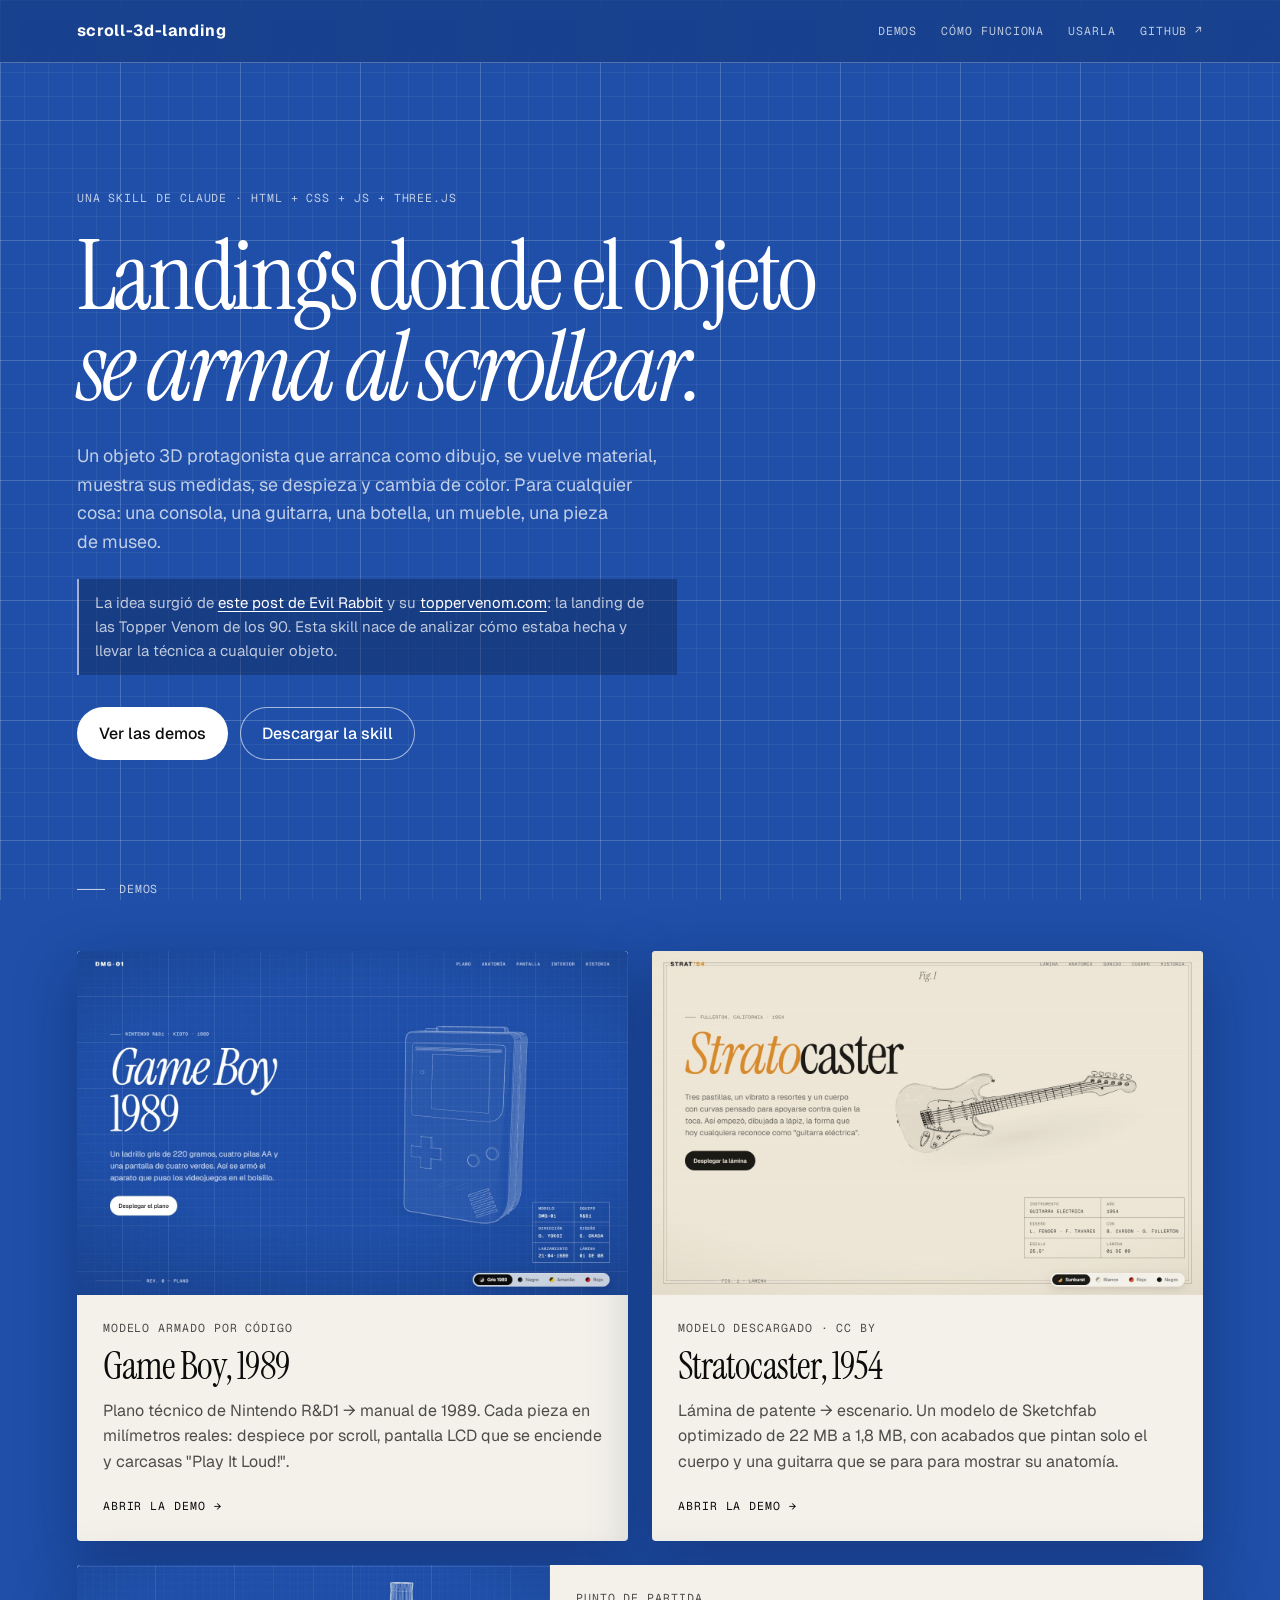
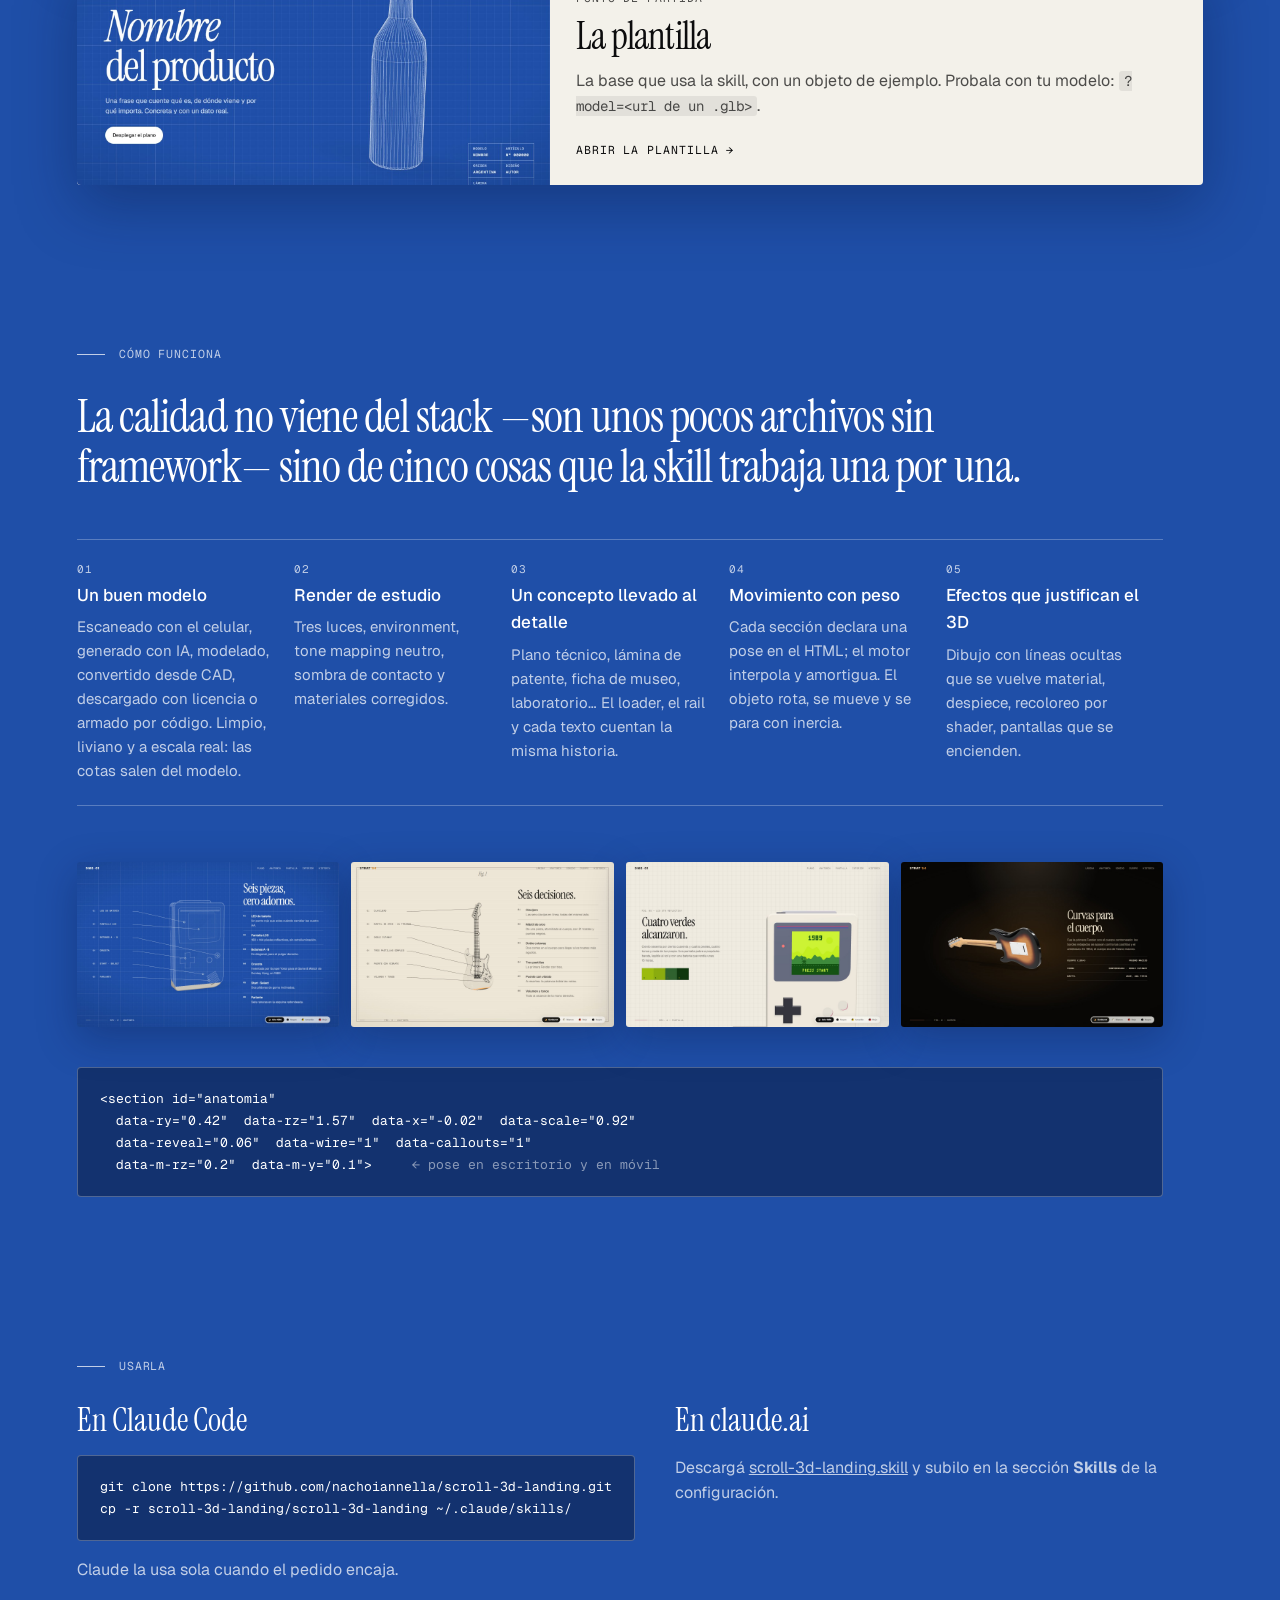
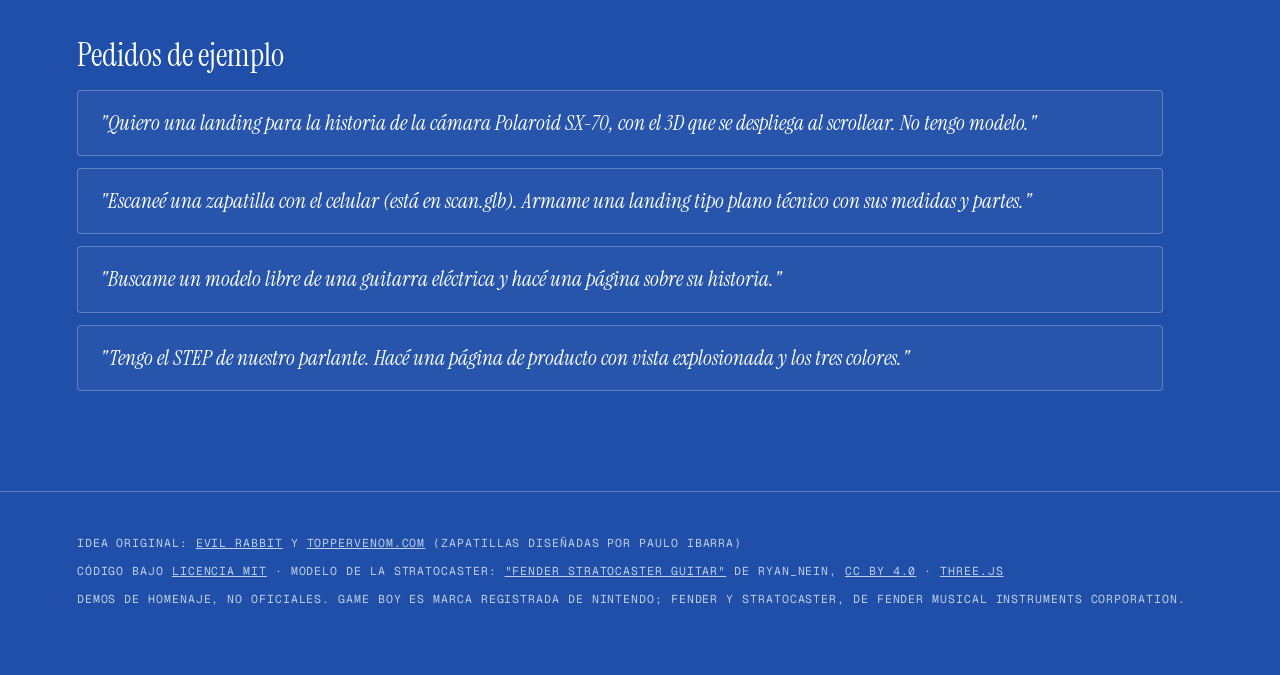
<file: index.html>
<!doctype html>
<html lang="es">
<head>
  <meta charset="utf-8" />
  <meta name="viewport" content="width=device-width, initial-scale=1" />
  <title>scroll-3d-landing — una skill de Claude para landings 3D</title>
  <meta name="description" content="Una skill de Claude para crear landing pages con un objeto 3D protagonista que se arma, se revela y se despieza al scrollear. Demos: Game Boy y Stratocaster." />
  <meta property="og:title" content="scroll-3d-landing" />
  <meta property="og:description" content="Landings con un objeto 3D protagonista, hechas con Claude. Demos: Game Boy (1989) y Stratocaster (1954)." />
  <meta property="og:image" content="https://nachoiannella.github.io/scroll-3d-landing/img/strat-lamina.jpg" />
  <meta name="twitter:card" content="summary_large_image" />
  <link rel="preconnect" href="https://fonts.googleapis.com" />
  <link rel="preconnect" href="https://fonts.gstatic.com" crossorigin />
  <link rel="stylesheet" href="https://fonts.googleapis.com/css2?family=Geist:wght@300..800&family=Geist+Mono:wght@400;500&family=Instrument+Serif:ital@0;1&display=swap" />
  <link rel="stylesheet" href="home.css" />
</head>
<body>
  <header class="nav">
    <a class="brand" href="#top">scroll-3d-landing</a>
    <nav class="mono">
      <a href="#demos">Demos</a>
      <a href="#como">Cómo funciona</a>
      <a href="#usar">Usarla</a>
      <a href="https://github.com/nachoiannella/scroll-3d-landing">GitHub ↗</a>
    </nav>
  </header>

  <main id="top">
    <section class="hero">
      <p class="kicker mono">Una skill de Claude · HTML + CSS + JS + Three.js</p>
      <h1>Landings donde el objeto<br /><em>se arma al scrollear.</em></h1>
      <p class="lede">Un objeto 3D protagonista que arranca como dibujo, se vuelve material, muestra sus medidas, se despieza y cambia de color. Para cualquier cosa: una consola, una guitarra, una botella, un mueble, una pieza de museo.</p>
      <p class="origin">La idea surgió de <a href="https://x.com/evilrabbit_/status/2120605106425167882">este post de Evil Rabbit</a> y su <a href="https://toppervenom.com">toppervenom.com</a>: la landing de las Topper Venom de los 90. Esta skill nace de analizar cómo estaba hecha y llevar la técnica a cualquier objeto.</p>
      <div class="cta">
        <a class="btn" href="#demos">Ver las demos</a>
        <a class="btn btn--ghost" href="scroll-3d-landing.skill" download>Descargar la skill</a>
      </div>
    </section>

    <section id="demos" class="demos">
      <h2 class="label mono">Demos</h2>
      <a class="demo" href="demos/gameboy/">
        <div class="demo__img"><img src="img/gb-plano.jpg" alt="Game Boy dibujado como plano técnico sobre cuadrícula azul" loading="lazy" /><img class="demo__alt" src="img/gb-despiece.jpg" alt="" loading="lazy" /></div>
        <div class="demo__body">
          <p class="mono demo__tag">Modelo armado por código</p>
          <h3>Game Boy, 1989</h3>
          <p>Plano técnico de Nintendo R&amp;D1 → manual de 1989. Cada pieza en milímetros reales: despiece por scroll, pantalla LCD que se enciende y carcasas "Play It Loud!".</p>
          <span class="mono demo__go">Abrir la demo →</span>
        </div>
      </a>
      <a class="demo" href="demos/stratocaster/">
        <div class="demo__img"><img src="img/strat-lamina.jpg" alt="Stratocaster dibujada como lámina de patente" loading="lazy" /><img class="demo__alt" src="img/strat-pastillas.jpg" alt="" loading="lazy" /></div>
        <div class="demo__body">
          <p class="mono demo__tag">Modelo descargado · CC BY</p>
          <h3>Stratocaster, 1954</h3>
          <p>Lámina de patente → escenario. Un modelo de Sketchfab optimizado de 22 MB a 1,8 MB, con acabados que pintan solo el cuerpo y una guitarra que se para para mostrar su anatomía.</p>
          <span class="mono demo__go">Abrir la demo →</span>
        </div>
      </a>
      <a class="demo demo--small" href="scroll-3d-landing/assets/template/">
        <div class="demo__img"><img src="img/plantilla.jpg" alt="La plantilla base con un objeto de ejemplo" loading="lazy" /></div>
        <div class="demo__body">
          <p class="mono demo__tag">Punto de partida</p>
          <h3>La plantilla</h3>
          <p>La base que usa la skill, con un objeto de ejemplo. Probala con tu modelo: <code>?model=&lt;url de un .glb&gt;</code>.</p>
          <span class="mono demo__go">Abrir la plantilla →</span>
        </div>
      </a>
    </section>

    <section id="como" class="how">
      <h2 class="label mono">Cómo funciona</h2>
      <p class="big">La calidad no viene del stack —son unos pocos archivos sin framework— sino de cinco cosas que la skill trabaja una por una.</p>
      <ol class="pillars">
        <li><b>Un buen modelo</b><span>Escaneado con el celular, generado con IA, modelado, convertido desde CAD, descargado con licencia o armado por código. Limpio, liviano y a escala real: las cotas salen del modelo.</span></li>
        <li><b>Render de estudio</b><span>Tres luces, environment, tone mapping neutro, sombra de contacto y materiales corregidos.</span></li>
        <li><b>Un concepto llevado al detalle</b><span>Plano técnico, lámina de patente, ficha de museo, laboratorio… El loader, el rail y cada texto cuentan la misma historia.</span></li>
        <li><b>Movimiento con peso</b><span>Cada sección declara una pose en el HTML; el motor interpola y amortigua. El objeto rota, se mueve y se para con inercia.</span></li>
        <li><b>Efectos que justifican el 3D</b><span>Dibujo con líneas ocultas que se vuelve material, despiece, recoloreo por shader, pantallas que se encienden.</span></li>
      </ol>
      <div class="shots">
        <img src="img/gb-anatomia.jpg" alt="Callouts anclados a las piezas del Game Boy" loading="lazy" />
        <img src="img/strat-anatomia.jpg" alt="Guitarra parada con callouts" loading="lazy" />
        <img src="img/gb-pantalla.jpg" alt="Pantalla del Game Boy encendida" loading="lazy" />
        <img src="img/strat-cuerpo.jpg" alt="Vista trasera de la guitarra en el escenario" loading="lazy" />
      </div>
      <pre class="code"><code>&lt;section id="anatomia"
  data-ry="0.42"  data-rz="1.57"  data-x="-0.02"  data-scale="0.92"
  data-reveal="0.06"  data-wire="1"  data-callouts="1"
  data-m-rz="0.2"  data-m-y="0.1"&gt;     <span>← pose en escritorio y en móvil</span></code></pre>
    </section>

    <section id="usar" class="use">
      <h2 class="label mono">Usarla</h2>
      <div class="cols">
        <div>
          <h3>En Claude Code</h3>
          <pre class="code"><code>git clone https://github.com/nachoiannella/scroll-3d-landing.git
cp -r scroll-3d-landing/scroll-3d-landing ~/.claude/skills/</code></pre>
          <p>Claude la usa sola cuando el pedido encaja.</p>
        </div>
        <div>
          <h3>En claude.ai</h3>
          <p>Descargá <a href="scroll-3d-landing.skill" download>scroll-3d-landing.skill</a> y subilo en la sección <b>Skills</b> de la configuración.</p>
        </div>
      </div>
      <h3>Pedidos de ejemplo</h3>
      <ul class="prompts">
        <li>"Quiero una landing para la historia de la cámara Polaroid SX-70, con el 3D que se despliega al scrollear. No tengo modelo."</li>
        <li>"Escaneé una zapatilla con el celular (está en scan.glb). Armame una landing tipo plano técnico con sus medidas y partes."</li>
        <li>"Buscame un modelo libre de una guitarra eléctrica y hacé una página sobre su historia."</li>
        <li>"Tengo el STEP de nuestro parlante. Hacé una página de producto con vista explosionada y los tres colores."</li>
      </ul>
    </section>
  </main>

  <footer class="foot mono">
    <p>Idea original: <a href="https://x.com/evilrabbit_/status/2120605106425167882">Evil Rabbit</a> y <a href="https://toppervenom.com">toppervenom.com</a> (zapatillas diseñadas por Paulo Ibarra)</p>
    <p>Código bajo <a href="LICENSE">licencia MIT</a> · Modelo de la Stratocaster: <a href="https://sketchfab.com/3d-models/fender-stratocaster-guitar-15a37147641b4c1b963bb494b234593f">"Fender Stratocaster Guitar"</a> de Ryan_Nein, <a href="https://creativecommons.org/licenses/by/4.0/">CC BY 4.0</a> · <a href="https://threejs.org">Three.js</a></p>
    <p>Demos de homenaje, no oficiales. Game Boy es marca registrada de Nintendo; Fender y Stratocaster, de Fender Musical Instruments Corporation.</p>
  </footer>
</body>
</html>
</file>
<file: home.css>
:root {
  --serif: "Instrument Serif", "Times New Roman", serif;
  --sans: "Geist", system-ui, sans-serif;
  --mono: "Geist Mono", ui-monospace, monospace;
  --bp: #1f4fa8; --bp-deep: #163c84;
  --paper: #f3f1ea; --ink: #0c0c0d;
  --fg: #fff; --fg-dim: rgba(255, 255, 255, .72); --rule: rgba(255, 255, 255, .26);
  --ease: cubic-bezier(0.23, 1, 0.32, 1);
  --pad: clamp(20px, 6vw, 96px);
}
*, *::before, *::after { box-sizing: border-box; }
html { scroll-behavior: smooth; }
@media (prefers-reduced-motion: reduce) { html { scroll-behavior: auto; } }
body {
  margin: 0; color: var(--fg); font: 400 16px/1.6 var(--sans); -webkit-font-smoothing: antialiased;
  background-color: var(--bp);
  background-image:
    linear-gradient(rgba(255,255,255,.14) 1px, transparent 1px), linear-gradient(90deg, rgba(255,255,255,.14) 1px, transparent 1px),
    linear-gradient(rgba(255,255,255,.05) 1px, transparent 1px), linear-gradient(90deg, rgba(255,255,255,.05) 1px, transparent 1px);
  background-size: 120px 120px, 120px 120px, 24px 24px, 24px 24px;
  background-attachment: fixed;
}
a { color: inherit; }
.mono { font-family: var(--mono); font-size: 11.5px; letter-spacing: .08em; text-transform: uppercase; }
:focus-visible { outline: 2px solid #fff; outline-offset: 3px; }
::selection { background: #fff; color: var(--bp); }

.nav { position: sticky; top: 0; z-index: 5; display: flex; justify-content: space-between; align-items: center; padding: 18px var(--pad); background: rgba(22, 60, 132, .72); backdrop-filter: blur(10px); -webkit-backdrop-filter: blur(10px); border-bottom: 1px solid var(--rule); }
.brand { font-weight: 700; letter-spacing: .04em; text-decoration: none; }
.nav nav { display: flex; gap: 24px; }
.nav nav a { text-decoration: none; color: var(--fg-dim); transition: color 150ms ease; }
@media (hover: hover) { .nav nav a:hover { color: #fff; } }

.hero { padding: clamp(80px, 14vh, 160px) var(--pad) 80px; max-width: 1200px; }
.kicker { color: var(--fg-dim); margin: 0 0 24px; }
h1 { font: 400 clamp(48px, 7.6vw, 120px)/.94 var(--serif); letter-spacing: -0.035em; margin: 0; text-wrap: balance; }
h1 em, .big em { font-style: italic; }
.lede { font-size: clamp(17px, 1.4vw, 20px); color: var(--fg-dim); max-width: 600px; margin: 28px 0 36px; text-wrap: pretty; }
.origin { max-width: 600px; margin: -14px 0 32px; padding: 12px 16px; border-left: 2px solid rgba(255,255,255,.6); background: rgba(10, 28, 64, .35); color: var(--fg-dim); font-size: 15px; }
.origin a { color: #fff; text-underline-offset: 3px; }
.cta { display: flex; gap: 12px; flex-wrap: wrap; }
.btn { display: inline-flex; padding: 14px 22px; border-radius: 999px; background: #fff; color: var(--ink); text-decoration: none; font-weight: 500; transition: transform 160ms var(--ease), background-color 200ms ease; }
.btn:active { transform: scale(.97); }
.btn--ghost { background: transparent; color: #fff; box-shadow: inset 0 0 0 1px rgba(255,255,255,.6); }
@media (hover: hover) { .btn:hover { background: #e6e6e6; } .btn--ghost:hover { background: rgba(255,255,255,.1); } }

.label { color: var(--fg-dim); margin: 0 0 28px; font-weight: 400; display: flex; align-items: center; gap: 14px; }
.label::before { content: ""; width: 28px; height: 1px; background: currentColor; }

.demos { padding: 40px var(--pad) 100px; display: grid; grid-template-columns: 1fr 1fr; gap: 24px; }
.demos .label { grid-column: 1 / -1; }
.demo { display: flex; flex-direction: column; text-decoration: none; background: var(--paper); color: var(--ink); border-radius: 4px; overflow: hidden; box-shadow: 0 20px 60px rgba(5, 20, 60, .35); transition: transform 400ms var(--ease), box-shadow 400ms var(--ease); }
@media (hover: hover) { .demo:hover { transform: translateY(-4px); box-shadow: 0 28px 70px rgba(5, 20, 60, .45); } .demo:hover .demo__alt { opacity: 1; } }
.demo__img { position: relative; aspect-ratio: 16 / 10; overflow: hidden; background: #ddd; }
.demo__img img { position: absolute; inset: 0; width: 100%; height: 100%; object-fit: cover; display: block; }
.demo__alt { opacity: 0; transition: opacity 500ms var(--ease); }
.demo__body { padding: 24px 26px 26px; display: flex; flex-direction: column; gap: 8px; flex: 1; }
.demo__tag { color: rgba(12,12,13,.55); margin: 0; }
.demo h3 { font: 400 clamp(32px, 3vw, 44px)/1 var(--serif); letter-spacing: -0.02em; margin: 2px 0 4px; }
.demo p { margin: 0; color: rgba(12,12,13,.72); text-wrap: pretty; }
.demo__go { margin-top: auto; padding-top: 14px; }
.demo--small { grid-column: 1 / -1; flex-direction: row; }
.demo--small .demo__img { width: 42%; aspect-ratio: auto; min-height: 220px; }
code { font-family: var(--mono); font-size: .88em; background: rgba(12,12,13,.07); padding: 1px 5px; border-radius: 3px; }

.how, .use { padding: 60px var(--pad) 100px; max-width: 1240px; }
.big { font: 400 clamp(30px, 3.6vw, 52px)/1.08 var(--serif); letter-spacing: -0.02em; margin: 0 0 48px; max-width: 980px; text-wrap: balance; }
.pillars { list-style: none; counter-reset: p; padding: 0; margin: 0 0 56px; display: grid; grid-template-columns: repeat(5, 1fr); border-top: 1px solid var(--rule); }
@media (max-width: 1100px) { .pillars { grid-template-columns: 1fr 1fr; } }
@media (max-width: 560px) { .pillars { grid-template-columns: 1fr; } }
.pillars li { counter-increment: p; padding: 22px 22px 22px 0; border-bottom: 1px solid var(--rule); display: flex; flex-direction: column; gap: 6px; }
.pillars li::before { content: counter(p, decimal-leading-zero); font: 11px var(--mono); letter-spacing: .08em; color: var(--fg-dim); }
.pillars b { font-weight: 500; font-size: 17px; }
.pillars span { color: var(--fg-dim); font-size: 15px; }
.shots { display: grid; grid-template-columns: repeat(4, 1fr); gap: 12px; margin-bottom: 40px; }
.shots img { width: 100%; aspect-ratio: 16 / 10; object-fit: cover; border-radius: 3px; display: block; box-shadow: 0 12px 40px rgba(5,20,60,.3); }
.code { margin: 0; padding: 20px 22px; background: rgba(10, 28, 64, .55); border: 1px solid var(--rule); border-radius: 4px; overflow-x: auto; font: 13px/1.7 var(--mono); }
.code code { background: none; padding: 0; font-size: inherit; color: #fff; }
.code span { color: rgba(255,255,255,.5); }

.cols { display: grid; grid-template-columns: 1fr 1fr; gap: 40px; margin-bottom: 40px; }
.use h3 { font: 400 32px/1.1 var(--serif); margin: 0 0 16px; }
.use p { color: var(--fg-dim); }
.prompts { list-style: none; padding: 0; margin: 0; display: grid; gap: 12px; }
.prompts li { padding: 18px 22px; border: 1px solid var(--rule); border-radius: 4px; background: rgba(255,255,255,.04); font: italic 400 21px/1.35 var(--serif); }

.foot { padding: 40px var(--pad) 60px; border-top: 1px solid var(--rule); color: var(--fg-dim); line-height: 1.9; }
.foot p { margin: 0 0 6px; }

@media (max-width: 860px) {
  .nav nav a:not(:last-child) { display: none; }
  .demos, .cols { grid-template-columns: 1fr; }
  .demo--small { flex-direction: column; }
  .demo--small .demo__img { width: 100%; aspect-ratio: 16 / 10; min-height: 0; }
  .shots { grid-template-columns: 1fr 1fr; }
}
</file>
